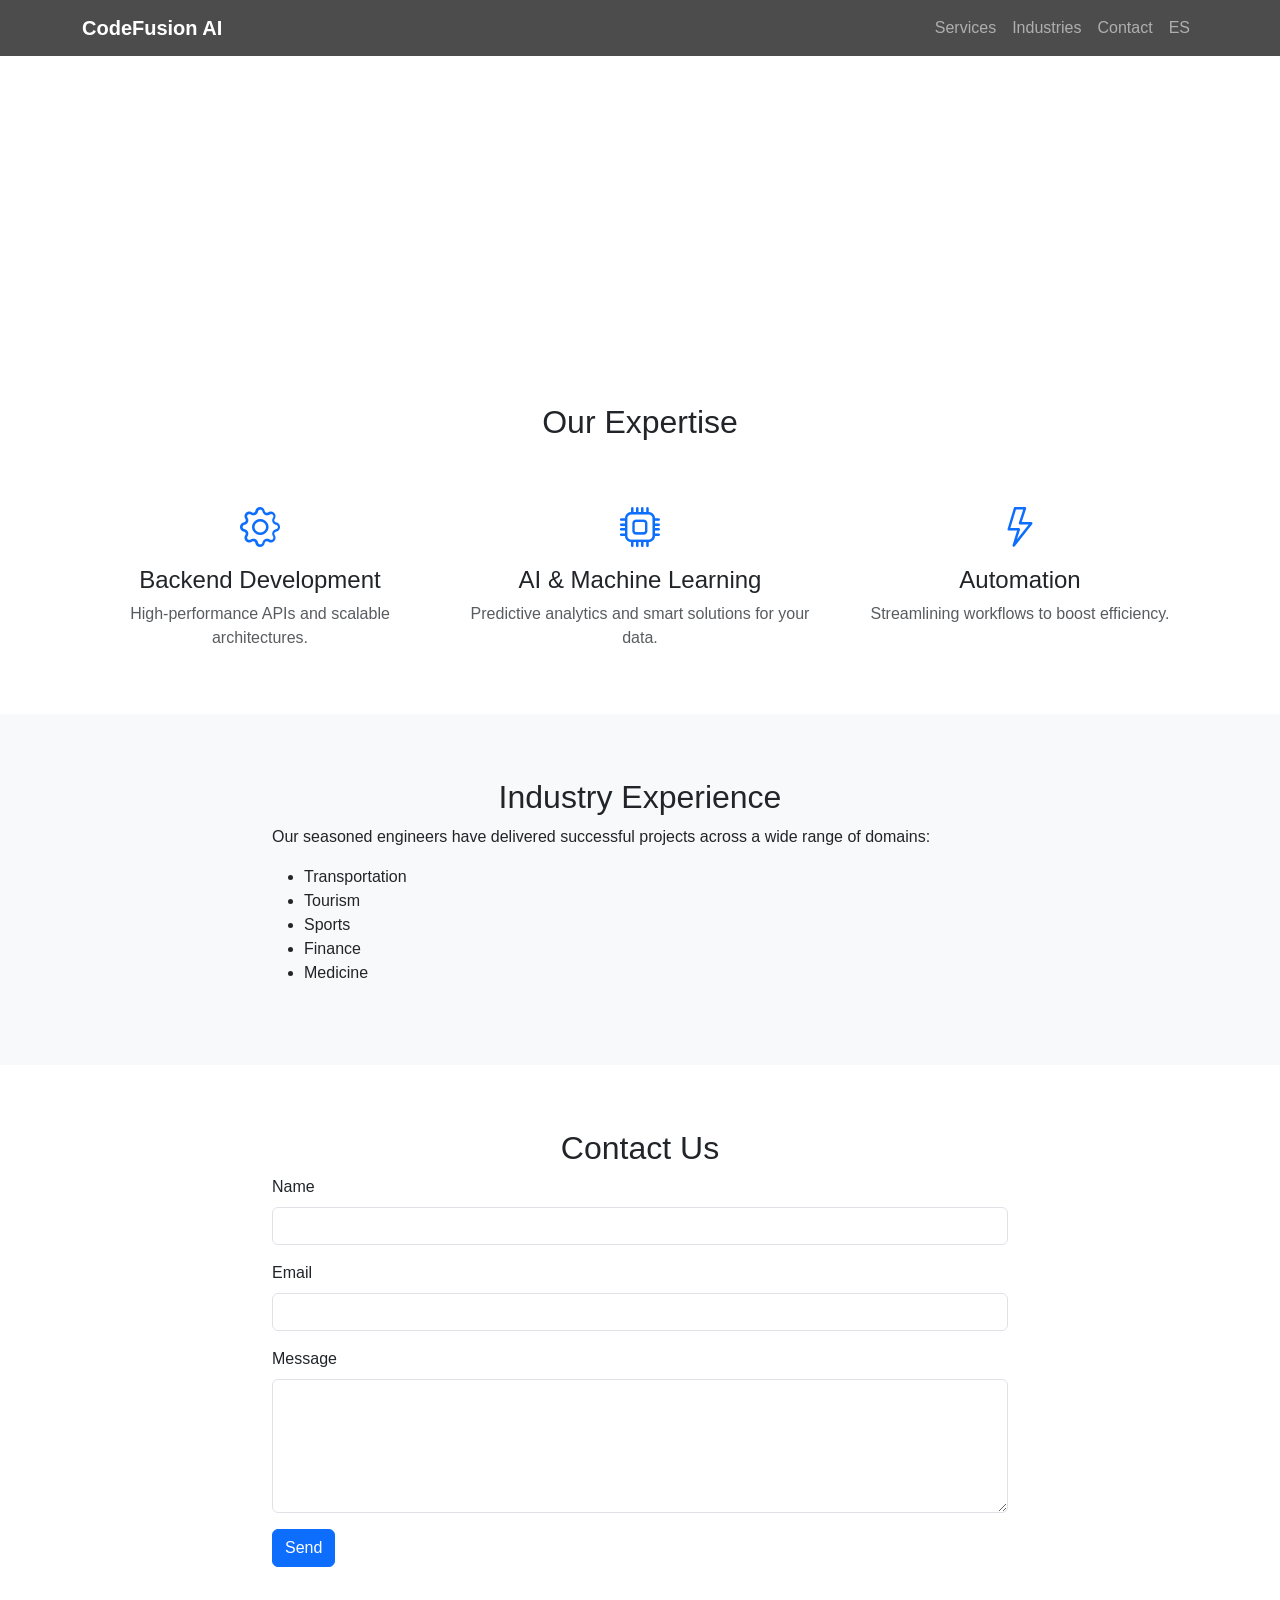
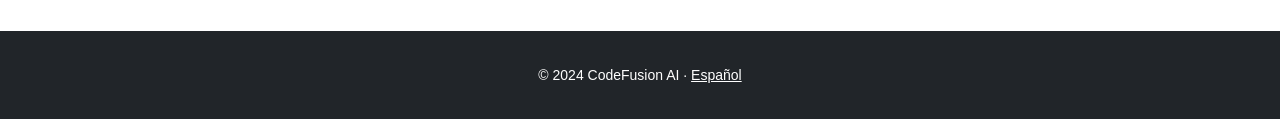
<file: index.html>
<!DOCTYPE html>
<html lang="en">
<head>
  <meta charset="utf-8" />
  <meta name="viewport" content="width=device-width, initial-scale=1" />
  <meta name="description" content="CodeFusion AI delivers backend development, AI, machine learning and automation solutions with experience in transportation, tourism, sports, finance and medicine." />
  <meta name="keywords" content="backend development, AI, machine learning, automation, software" />
  <meta name="author" content="CodeFusion AI" />
  <title>CodeFusion AI - Backend & AI Solutions</title>
  <link rel="canonical" href="index.html" />
  <link href="https://cdn.jsdelivr.net/npm/bootstrap@5.3.0/dist/css/bootstrap.min.css" rel="stylesheet" />
  <link rel="stylesheet" href="https://cdn.jsdelivr.net/npm/bootstrap-icons@1.10.5/font/bootstrap-icons.css" />
  <link href="css/styles.css" rel="stylesheet" />
</head>
<body id="page-top">
  <!-- Navigation-->
  <nav class="navbar navbar-expand-lg navbar-dark fixed-top" id="mainNav">
    <div class="container">
      <a class="navbar-brand" href="#page-top">CodeFusion AI</a>
      <button class="navbar-toggler" type="button" data-bs-toggle="collapse" data-bs-target="#navbarResponsive" aria-controls="navbarResponsive" aria-expanded="false" aria-label="Toggle navigation"><span class="navbar-toggler-icon"></span></button>
      <div class="collapse navbar-collapse" id="navbarResponsive">
        <ul class="navbar-nav ms-auto">
          <li class="nav-item"><a class="nav-link" href="#services">Services</a></li>
          <li class="nav-item"><a class="nav-link" href="#industries">Industries</a></li>
          <li class="nav-item"><a class="nav-link" href="#contact">Contact</a></li>
          <li class="nav-item"><a class="nav-link" href="index-es.html">ES</a></li>
        </ul>
      </div>
    </div>
  </nav>
  <!-- Masthead-->
  <header class="masthead text-white text-center">
    <div class="container d-flex align-items-center flex-column">
      <h1 class="masthead-heading mb-0">Robust Backend & AI Solutions</h1>
      <p class="masthead-subheading font-weight-light mb-0">Transforming businesses with intelligent automation</p>
    </div>
  </header>
  <!-- Services Section-->
  <section id="services">
    <div class="container">
      <h2 class="text-center mt-0">Our Expertise</h2>
      <div class="row justify-content-center">
        <div class="col-lg-4 col-md-6 text-center">
          <div class="mt-5">
            <div class="mb-2"><i class="bi-gear fs-1 text-primary"></i></div>
            <h3 class="h4 mb-2">Backend Development</h3>
            <p class="text-muted mb-0">High-performance APIs and scalable architectures.</p>
          </div>
        </div>
        <div class="col-lg-4 col-md-6 text-center">
          <div class="mt-5">
            <div class="mb-2"><i class="bi-cpu fs-1 text-primary"></i></div>
            <h3 class="h4 mb-2">AI & Machine Learning</h3>
            <p class="text-muted mb-0">Predictive analytics and smart solutions for your data.</p>
          </div>
        </div>
        <div class="col-lg-4 col-md-6 text-center">
          <div class="mt-5">
            <div class="mb-2"><i class="bi-lightning fs-1 text-primary"></i></div>
            <h3 class="h4 mb-2">Automation</h3>
            <p class="text-muted mb-0">Streamlining workflows to boost efficiency.</p>
          </div>
        </div>
      </div>
    </div>
  </section>
  <!-- Industries Section-->
  <section id="industries" class="bg-light">
    <div class="container">
      <h2 class="text-center">Industry Experience</h2>
      <div class="row justify-content-center">
        <div class="col-lg-8">
          <p>Our seasoned engineers have delivered successful projects across a wide range of domains:</p>
          <ul>
            <li>Transportation</li>
            <li>Tourism</li>
            <li>Sports</li>
            <li>Finance</li>
            <li>Medicine</li>
          </ul>
        </div>
      </div>
    </div>
  </section>
  <!-- Contact Section-->
  <section id="contact">
    <div class="container">
      <h2 class="text-center mt-0">Contact Us</h2>
      <div class="row justify-content-center">
        <div class="col-lg-8">
          <form action="https://example.com/contact" method="post">
            <div class="mb-3">
              <label for="name" class="form-label">Name</label>
              <input type="text" class="form-control" id="name" name="name" required />
            </div>
            <div class="mb-3">
              <label for="email" class="form-label">Email</label>
              <input type="email" class="form-control" id="email" name="email" required />
            </div>
            <div class="mb-3">
              <label for="message" class="form-label">Message</label>
              <textarea class="form-control" id="message" name="message" rows="5" required></textarea>
            </div>
            <button type="submit" class="btn btn-primary">Send</button>
          </form>
        </div>
      </div>
    </div>
  </section>
  <!-- Footer-->
  <footer class="text-center">
    <div class="container"><small>&copy; 2024 CodeFusion AI &middot; <a href="index-es.html" class="text-white">Español</a></small></div>
  </footer>
  <script src="https://cdn.jsdelivr.net/npm/bootstrap@5.3.0/dist/js/bootstrap.bundle.min.js"></script>
  <script src="js/scripts.js"></script>
</body>
</html>
</file>
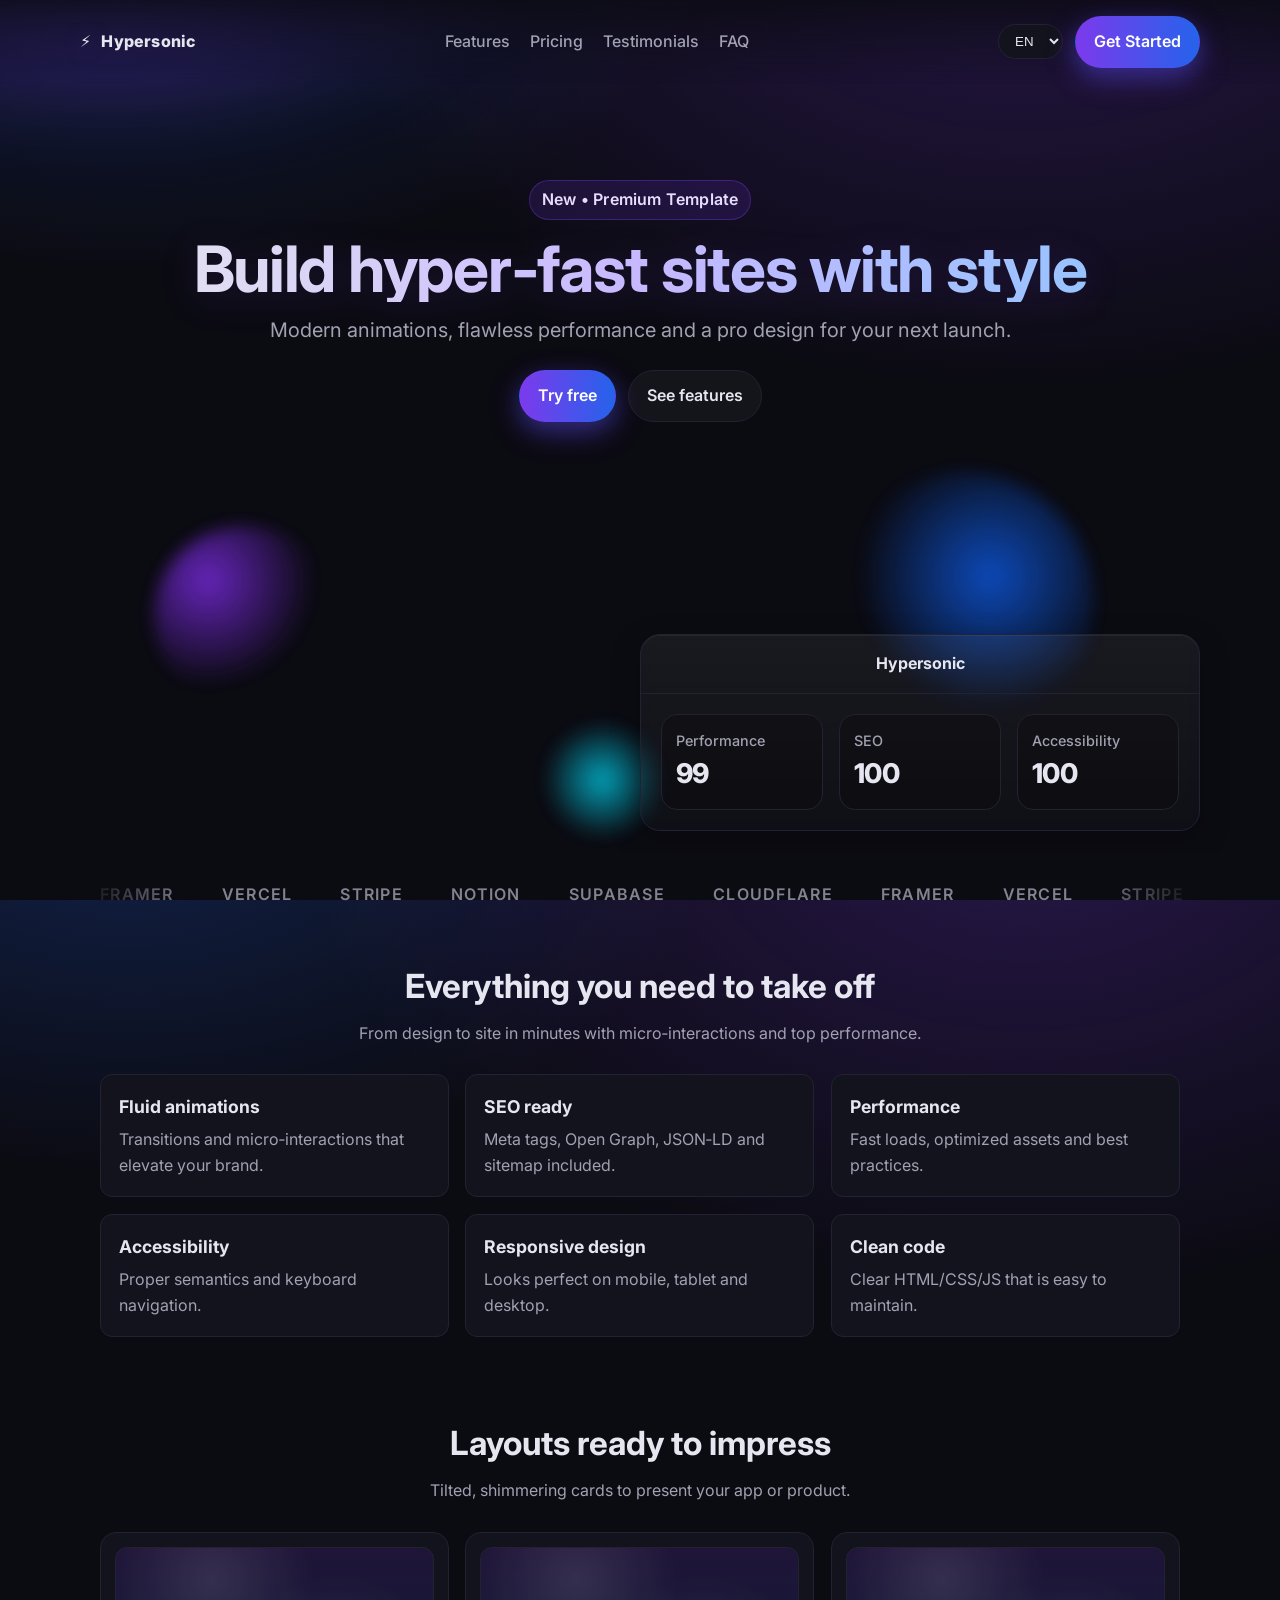
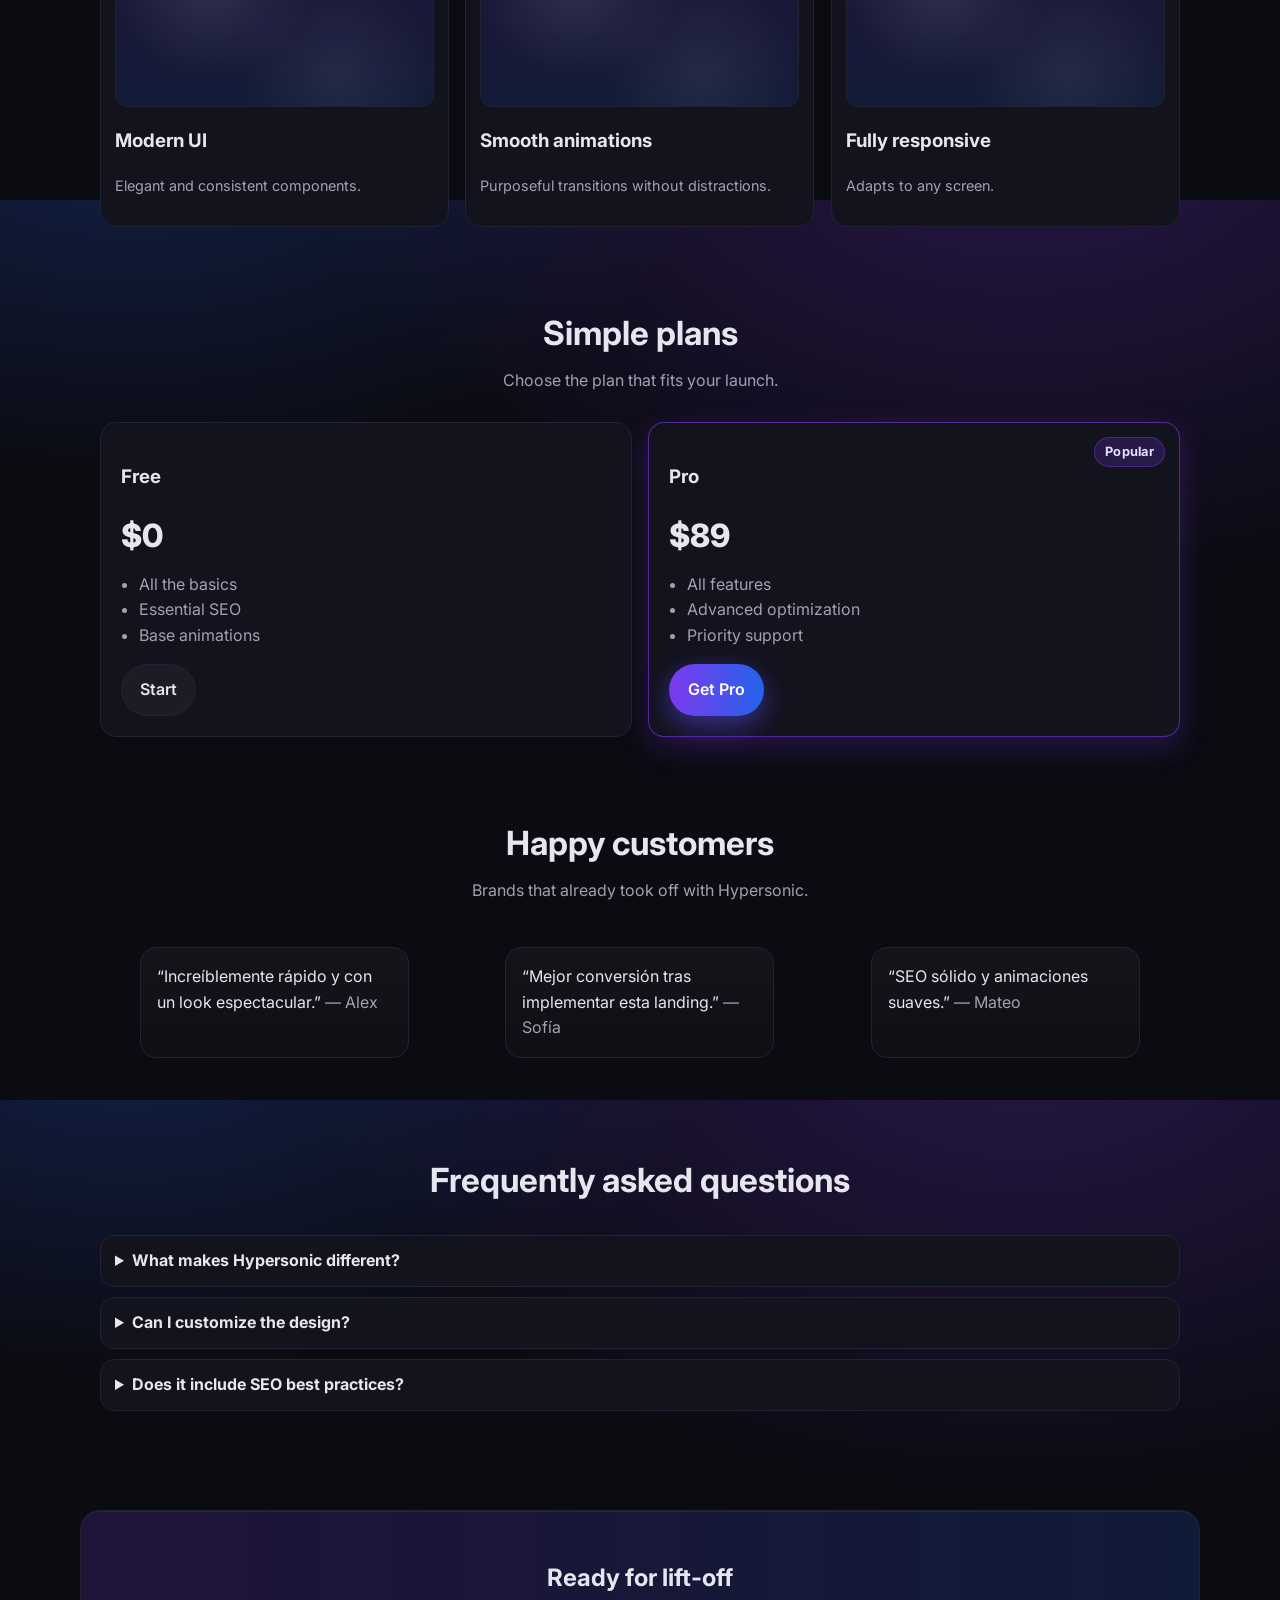
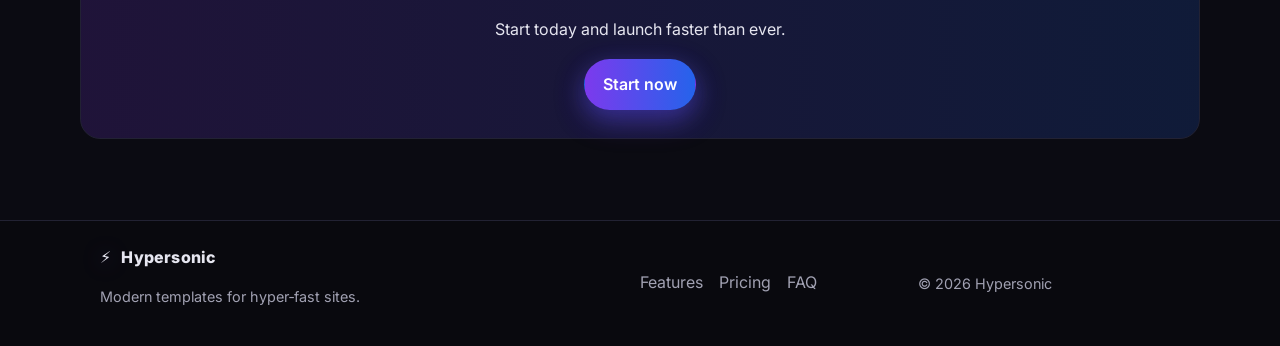
<file: hypersonic/index.html>
<!doctype html>
<html lang="es">
  <head>
    <meta charset="utf-8" />
    <meta http-equiv="X-UA-Compatible" content="IE=edge" />
    <meta name="viewport" content="width=device-width, initial-scale=1" />

    <title data-i18n="meta.title">Hypersonic — Sitios ultrarrápidos con estilo</title>
    <meta name="description" data-i18n="meta.description" content="Crea y lanza sitios hiperrápidos con animaciones modernas y una experiencia impecable." />

    <link rel="canonical" href="/" />
    <link rel="alternate" href="/?lang=en" hreflang="en" />
    <link rel="alternate" href="/?lang=es" hreflang="es" />

    <meta property="og:type" content="website" />
    <meta property="og:url" content="/" />
    <meta property="og:title" data-i18n="meta.og_title" content="Hypersonic — Build hyper‑fast sites" />
    <meta property="og:description" data-i18n="meta.og_description" content="Build and launch hyper‑fast sites with modern animations and a flawless experience." />
    <meta property="og:image" content="https://via.placeholder.com/1200x630.png?text=Hypersonic" />

    <meta name="twitter:card" content="summary_large_image" />
    <meta name="twitter:title" data-i18n="meta.twitter_title" content="Hypersonic — Build hyper‑fast sites" />
    <meta name="twitter:description" data-i18n="meta.twitter_description" content="Build and launch hyper‑fast sites with modern animations and a flawless experience." />
    <meta name="twitter:image" content="https://via.placeholder.com/1200x630.png?text=Hypersonic" />

    <link rel="icon" href="data:image/svg+xml,%3Csvg xmlns='http://www.w3.org/2000/svg' viewBox='0 0 120 120'%3E%3Cdefs%3E%3ClinearGradient id='g' x1='0' x2='1' y1='0' y2='1'%3E%3Cstop stop-color='%23A855F7'/%3E%3Cstop offset='1' stop-color='%233B82F6'/%3E%3C/linearGradient%3E%3C/defs%3E%3Ccircle cx='60' cy='60' r='56' fill='url(%23g)'/%3E%3Cpath fill='white' d='M30 64l22-8 18-20 20-6-18 22-8 20z'/%3E%3C/svg%3E" />

    <link rel="preconnect" href="https://fonts.googleapis.com" />
    <link rel="preconnect" href="https://fonts.gstatic.com" crossorigin />
    <link href="https://fonts.googleapis.com/css2?family=Inter:wght@400;500;600;700;800&display=swap" rel="stylesheet">

    <link rel="stylesheet" href="/hypersonic/styles.css" />

    <script type="application/ld+json" id="ld-json-website">
      {
        "@context": "https://schema.org",
        "@type": "WebSite",
        "name": "Hypersonic",
        "url": "/",
        "potentialAction": {
          "@type": "SearchAction",
          "target": "/?q={search_term_string}",
          "query-input": "required name=search_term_string"
        }
      }
    </script>
    <script type="application/ld+json" id="ld-json-org">
      {
        "@context": "https://schema.org",
        "@type": "Organization",
        "name": "Hypersonic",
        "url": "/",
        "logo": "https://via.placeholder.com/512.png?text=Hypersonic",
        "sameAs": [
          "https://twitter.com/",
          "https://www.linkedin.com/"
        ]
      }
    </script>
  </head>
  <body>
    <noscript>Para la mejor experiencia, habilita JavaScript. For the best experience, enable JavaScript.</noscript>

    <div class="noise-bg" aria-hidden="true"></div>
    <div class="gradient-bg" aria-hidden="true"></div>

    <header class="site-header">
      <div class="container header-inner">
        <a href="#" class="logo" aria-label="Hypersonic home">
          <span class="logo-mark" aria-hidden="true">⚡️</span>
          <span class="logo-type">Hypersonic</span>
        </a>
        <nav class="nav" aria-label="Primary">
          <a href="#features" data-i18n="nav.features">Características</a>
          <a href="#pricing" data-i18n="nav.pricing">Precios</a>
          <a href="#testimonials" data-i18n="nav.testimonials">Testimonios</a>
          <a href="#faq" data-i18n="nav.faq">FAQ</a>
        </nav>
        <div class="header-cta">
          <select id="lang-select" aria-label="Language selector">
            <option value="es" selected>ES</option>
            <option value="en">EN</option>
          </select>
          <a class="btn btn-primary" href="#cta" data-i18n="nav.cta">Empezar</a>
        </div>
      </div>
    </header>

    <main>
      <section class="hero" id="home">
        <div class="container hero-inner">
          <div class="hero-badge reveal" data-i18n="hero.badge">Nuevo • Plantilla premium</div>
          <h1 class="hero-title gradient-text reveal" data-i18n="hero.title">Construye sitios hiperrápidos con estilo</h1>
          <p class="hero-subtitle reveal" data-i18n="hero.subtitle">Animaciones modernas, rendimiento impecable y diseño profesional para tu próximo lanzamiento.</p>
          <div class="hero-actions reveal">
            <a class="btn btn-primary" href="#pricing" data-i18n="hero.primary_cta">Probar gratis</a>
            <a class="btn btn-ghost" href="#features" data-i18n="hero.secondary_cta">Ver características</a>
          </div>
          <div class="hero-art" aria-hidden="true">
            <div class="orb orb-a"></div>
            <div class="orb orb-b"></div>
            <div class="orb orb-c"></div>
            <div class="hero-card tilt reveal">
              <div class="card-header">Hypersonic</div>
              <div class="card-body">
                <div class="metric">
                  <span class="metric-label" data-i18n="hero.metric_1_label">Velocidad</span>
                  <span class="metric-value">99</span>
                </div>
                <div class="metric">
                  <span class="metric-label" data-i18n="hero.metric_2_label">SEO</span>
                  <span class="metric-value">100</span>
                </div>
                <div class="metric">
                  <span class="metric-label" data-i18n="hero.metric_3_label">Accesibilidad</span>
                  <span class="metric-value">100</span>
                </div>
              </div>
            </div>
          </div>
        </div>
      </section>

      <section class="logos" aria-label="Trusted by">
        <div class="container marquee reveal">
          <div class="marquee-track">
            <span>Framer</span><span>Vercel</span><span>Stripe</span><span>Notion</span><span>Supabase</span><span>Cloudflare</span>
            <span>Framer</span><span>Vercel</span><span>Stripe</span><span>Notion</span><span>Supabase</span><span>Cloudflare</span>
          </div>
        </div>
      </section>

      <section class="features" id="features">
        <div class="container">
          <header class="section-header reveal">
            <h2 data-i18n="features.title">Todo lo que necesitas para despegar</h2>
            <p data-i18n="features.subtitle">De diseño a sitio en minutos, con micro‑interacciones y rendimiento top.</p>
          </header>
          <div class="features-grid">
            <article class="feature-card reveal">
              <h3 data-i18n="features.items.0.title">Animaciones fluidas</h3>
              <p data-i18n="features.items.0.desc">Transiciones y micro‑interacciones que elevan tu marca.</p>
            </article>
            <article class="feature-card reveal">
              <h3 data-i18n="features.items.1.title">SEO listo</h3>
              <p data-i18n="features.items.1.desc">Meta etiquetas, Open Graph, JSON‑LD y sitemap incluidos.</p>
            </article>
            <article class="feature-card reveal">
              <h3 data-i18n="features.items.2.title">Rendimiento</h3>
              <p data-i18n="features.items.2.desc">Cargas rápidas, assets optimizados y buenas prácticas.</p>
            </article>
            <article class="feature-card reveal">
              <h3 data-i18n="features.items.3.title">Accesibilidad</h3>
              <p data-i18n="features.items.3.desc">Semántica correcta y navegación con teclado.</p>
            </article>
            <article class="feature-card reveal">
              <h3 data-i18n="features.items.4.title">Diseño responsive</h3>
              <p data-i18n="features.items.4.desc">Se adapta perfecto a móvil, tablet y escritorio.</p>
            </article>
            <article class="feature-card reveal">
              <h3 data-i18n="features.items.5.title">Código limpio</h3>
              <p data-i18n="features.items.5.desc">HTML/CSS/JS claros y fáciles de mantener.</p>
            </article>
          </div>
        </div>
      </section>

      <section class="showcase" id="showcase">
        <div class="container">
          <header class="section-header reveal">
            <h2 data-i18n="showcase.title">Diseños listos para impresionar</h2>
            <p data-i18n="showcase.subtitle">Tarjetas con efecto tilt y brillo para presentar tu app o producto.</p>
          </header>
          <div class="showcase-grid">
            <article class="showcase-card tilt shimmer reveal">
              <div class="shot" role="img" aria-label="Captura 1"></div>
              <h3 data-i18n="showcase.card1.title">UI Moderna</h3>
              <p class="small" data-i18n="showcase.card1.desc">Componentes elegantes y consistentes.</p>
            </article>
            <article class="showcase-card tilt shimmer reveal">
              <div class="shot" role="img" aria-label="Captura 2"></div>
              <h3 data-i18n="showcase.card2.title">Animaciones suaves</h3>
              <p class="small" data-i18n="showcase.card2.desc">Transiciones con intención y sin distracciones.</p>
            </article>
            <article class="showcase-card tilt shimmer reveal">
              <div class="shot" role="img" aria-label="Captura 3"></div>
              <h3 data-i18n="showcase.card3.title">Responsive total</h3>
              <p class="small" data-i18n="showcase.card3.desc">Se adapta a todas las pantallas.</p>
            </article>
          </div>
        </div>
      </section>

      <section class="pricing" id="pricing">
        <div class="container">
          <header class="section-header reveal">
            <h2 data-i18n="pricing.title">Planes sencillos</h2>
            <p data-i18n="pricing.subtitle">Elige el plan que se ajusta a tu lanzamiento.</p>
          </header>
          <div class="pricing-grid">
            <article class="price-card reveal">
              <h3 data-i18n="pricing.free.title">Gratis</h3>
              <p class="price" data-i18n="pricing.free.price">$0</p>
              <ul>
                <li data-i18n="pricing.free.items.0">Todo lo básico</li>
                <li data-i18n="pricing.free.items.1">SEO esencial</li>
                <li data-i18n="pricing.free.items.2">Animaciones base</li>
              </ul>
              <a href="#cta" class="btn btn-ghost" data-i18n="pricing.free.cta">Empezar</a>
            </article>
            <article class="price-card popular reveal">
              <div class="pill" data-i18n="pricing.pro.badge">Popular</div>
              <h3 data-i18n="pricing.pro.title">Pro</h3>
              <p class="price" data-i18n="pricing.pro.price">$89</p>
              <ul>
                <li data-i18n="pricing.pro.items.0">Todas las características</li>
                <li data-i18n="pricing.pro.items.1">Optimización avanzada</li>
                <li data-i18n="pricing.pro.items.2">Soporte prioritario</li>
              </ul>
              <a href="#cta" class="btn btn-primary" data-i18n="pricing.pro.cta">Obtener Pro</a>
            </article>
          </div>
        </div>
      </section>

      <section class="testimonials" id="testimonials">
        <div class="container">
          <header class="section-header reveal">
            <h2 data-i18n="testimonials.title">Clientes felices</h2>
            <p data-i18n="testimonials.subtitle">Marcas que ya despegaron con Hypersonic.</p>
          </header>
          <div class="quotes">
            <blockquote class="quote reveal">“Increíblemente rápido y con un look espectacular.” <cite>— Alex</cite></blockquote>
            <blockquote class="quote reveal">“Mejor conversión tras implementar esta landing.” <cite>— Sofía</cite></blockquote>
            <blockquote class="quote reveal">“SEO sólido y animaciones suaves.” <cite>— Mateo</cite></blockquote>
          </div>
        </div>
      </section>

      <section class="faq" id="faq">
        <div class="container">
          <header class="section-header reveal">
            <h2 data-i18n="faq.title">Preguntas frecuentes</h2>
          </header>
          <div class="accordion">
            <details class="reveal">
              <summary data-i18n="faq.q1.q">¿Qué hace a Hypersonic diferente?</summary>
              <p data-i18n="faq.q1.a">Rendimiento, diseño y SEO integrados desde el inicio.</p>
            </details>
            <details class="reveal">
              <summary data-i18n="faq.q2.q">¿Puedo personalizar el diseño?</summary>
              <p data-i18n="faq.q2.a">Sí, el código es claro y fácil de adaptar.</p>
            </details>
            <details class="reveal">
              <summary data-i18n="faq.q3.q">¿Incluye buenas prácticas SEO?</summary>
              <p data-i18n="faq.q3.a">Incluye meta, Open Graph, Twitter, JSON‑LD, sitemap y robots.</p>
            </details>
          </div>
        </div>
      </section>

      <section class="cta" id="cta">
        <div class="container reveal">
          <h2 data-i18n="cta.title">Listo para despegar</h2>
          <p data-i18n="cta.subtitle">Empieza hoy y lanza más rápido que nunca.</p>
          <a class="btn btn-primary" href="#" data-i18n="cta.cta">Comenzar ahora</a>
        </div>
      </section>
    </main>

    <footer class="site-footer">
      <div class="container footer-inner">
        <div class="footer-brand">
          <div class="logo"><span class="logo-mark">⚡️</span><span class="logo-type">Hypersonic</span></div>
          <p class="small" data-i18n="footer.tagline">Plantillas modernas para sitios hiperrápidos.</p>
        </div>
        <nav class="footer-nav">
          <a href="#features" data-i18n="nav.features">Características</a>
          <a href="#pricing" data-i18n="nav.pricing">Precios</a>
          <a href="#faq" data-i18n="nav.faq">FAQ</a>
        </nav>
        <div class="footer-note small">© <span id="year"></span> Hypersonic</div>
      </div>
    </footer>

    <script src="/hypersonic/app.js" defer></script>
  </body>
</html>
</file>
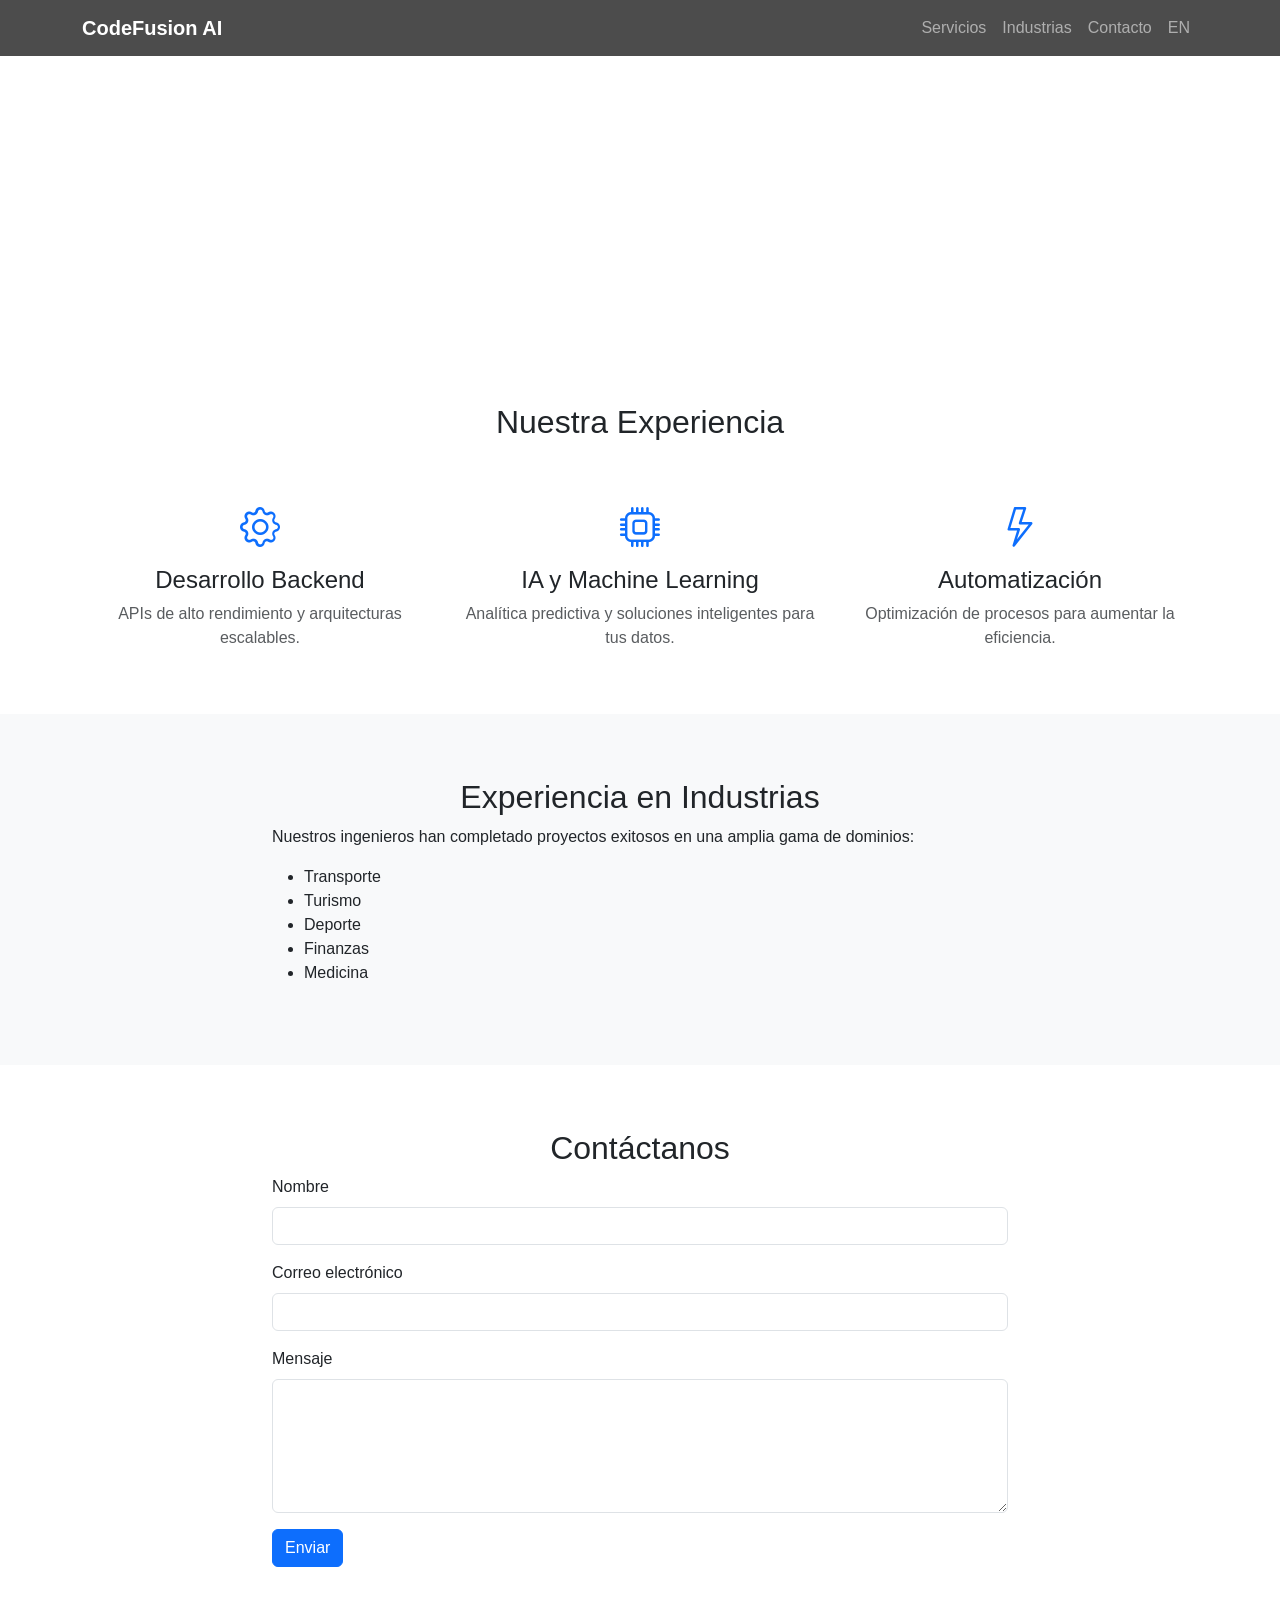
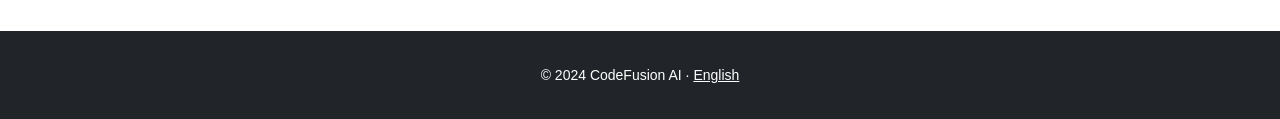
<file: index-es.html>
<!DOCTYPE html>
<html lang="es">
<head>
  <meta charset="utf-8" />
  <meta name="viewport" content="width=device-width, initial-scale=1" />
  <meta name="description" content="CodeFusion AI ofrece desarrollo backend, soluciones de inteligencia artificial, aprendizaje automático y automatización con experiencia en transporte, turismo, deporte, finanzas y medicina." />
  <meta name="keywords" content="desarrollo backend, inteligencia artificial, machine learning, automatización, software" />
  <meta name="author" content="CodeFusion AI" />
  <title>CodeFusion AI - Desarrollo Backend y Soluciones de IA</title>
  <link rel="canonical" href="index-es.html" />
  <link href="https://cdn.jsdelivr.net/npm/bootstrap@5.3.0/dist/css/bootstrap.min.css" rel="stylesheet" />
  <link rel="stylesheet" href="https://cdn.jsdelivr.net/npm/bootstrap-icons@1.10.5/font/bootstrap-icons.css" />
  <link href="css/styles.css" rel="stylesheet" />
</head>
<body id="page-top">
  <!-- Navigation-->
  <nav class="navbar navbar-expand-lg navbar-dark fixed-top" id="mainNav">
    <div class="container">
      <a class="navbar-brand" href="#page-top">CodeFusion AI</a>
      <button class="navbar-toggler" type="button" data-bs-toggle="collapse" data-bs-target="#navbarResponsive" aria-controls="navbarResponsive" aria-expanded="false" aria-label="Toggle navigation"><span class="navbar-toggler-icon"></span></button>
      <div class="collapse navbar-collapse" id="navbarResponsive">
        <ul class="navbar-nav ms-auto">
          <li class="nav-item"><a class="nav-link" href="#services">Servicios</a></li>
          <li class="nav-item"><a class="nav-link" href="#industries">Industrias</a></li>
          <li class="nav-item"><a class="nav-link" href="#contact">Contacto</a></li>
          <li class="nav-item"><a class="nav-link" href="index.html">EN</a></li>
        </ul>
      </div>
    </div>
  </nav>
  <!-- Masthead-->
  <header class="masthead text-white text-center">
    <div class="container d-flex align-items-center flex-column">
      <h1 class="masthead-heading mb-0">Soluciones Robustas de Backend e IA</h1>
      <p class="masthead-subheading font-weight-light mb-0">Transformando negocios con automatización inteligente</p>
    </div>
  </header>
  <!-- Services Section-->
  <section id="services">
    <div class="container">
      <h2 class="text-center mt-0">Nuestra Experiencia</h2>
      <div class="row justify-content-center">
        <div class="col-lg-4 col-md-6 text-center">
          <div class="mt-5">
            <div class="mb-2"><i class="bi-gear fs-1 text-primary"></i></div>
            <h3 class="h4 mb-2">Desarrollo Backend</h3>
            <p class="text-muted mb-0">APIs de alto rendimiento y arquitecturas escalables.</p>
          </div>
        </div>
        <div class="col-lg-4 col-md-6 text-center">
          <div class="mt-5">
            <div class="mb-2"><i class="bi-cpu fs-1 text-primary"></i></div>
            <h3 class="h4 mb-2">IA y Machine Learning</h3>
            <p class="text-muted mb-0">Analítica predictiva y soluciones inteligentes para tus datos.</p>
          </div>
        </div>
        <div class="col-lg-4 col-md-6 text-center">
          <div class="mt-5">
            <div class="mb-2"><i class="bi-lightning fs-1 text-primary"></i></div>
            <h3 class="h4 mb-2">Automatización</h3>
            <p class="text-muted mb-0">Optimización de procesos para aumentar la eficiencia.</p>
          </div>
        </div>
      </div>
    </div>
  </section>
  <!-- Industries Section-->
  <section id="industries" class="bg-light">
    <div class="container">
      <h2 class="text-center">Experiencia en Industrias</h2>
      <div class="row justify-content-center">
        <div class="col-lg-8">
          <p>Nuestros ingenieros han completado proyectos exitosos en una amplia gama de dominios:</p>
          <ul>
            <li>Transporte</li>
            <li>Turismo</li>
            <li>Deporte</li>
            <li>Finanzas</li>
            <li>Medicina</li>
          </ul>
        </div>
      </div>
    </div>
  </section>
  <!-- Contact Section-->
  <section id="contact">
    <div class="container">
      <h2 class="text-center mt-0">Contáctanos</h2>
      <div class="row justify-content-center">
        <div class="col-lg-8">
          <form action="https://example.com/contact" method="post">
            <div class="mb-3">
              <label for="name" class="form-label">Nombre</label>
              <input type="text" class="form-control" id="name" name="name" required />
            </div>
            <div class="mb-3">
              <label for="email" class="form-label">Correo electrónico</label>
              <input type="email" class="form-control" id="email" name="email" required />
            </div>
            <div class="mb-3">
              <label for="message" class="form-label">Mensaje</label>
              <textarea class="form-control" id="message" name="message" rows="5" required></textarea>
            </div>
            <button type="submit" class="btn btn-primary">Enviar</button>
          </form>
        </div>
      </div>
    </div>
  </section>
  <!-- Footer-->
  <footer class="text-center">
    <div class="container"><small>&copy; 2024 CodeFusion AI &middot; <a href="index.html" class="text-white">English</a></small></div>
  </footer>
  <script src="https://cdn.jsdelivr.net/npm/bootstrap@5.3.0/dist/js/bootstrap.bundle.min.js"></script>
  <script src="js/scripts.js"></script>
</body>
</html>
</file>
<file: hypersonic/styles.css>
:root {
  --bg: #0b0b12;
  --bg-elev: #11111a;
  --text: #e6e6f0;
  --muted: #a1a1b2;
  --primary: #7c3aed;
  --primary-2: #2563eb;
  --accent: #22d3ee;
  --card: #13131d;
  --border: #222233;
  --radius: 12px;
  --container: 1120px;
}

* { box-sizing: border-box; }
html, body { height: 100%; }
body {
  margin: 0;
  font-family: "Inter", ui-sans-serif, system-ui, -apple-system, Segoe UI, Roboto, Arial, "Apple Color Emoji", "Segoe UI Emoji";
  color: var(--text);
  background: radial-gradient(1200px 800px at 80% -10%, rgba(124,58,237,0.25), transparent 60%),
              radial-gradient(1000px 600px at 10% -10%, rgba(37,99,235,0.25), transparent 60%),
              var(--bg);
  line-height: 1.6;
  -webkit-font-smoothing: antialiased;
  text-rendering: optimizeLegibility;
}

.container {
  width: 100%;
  max-width: var(--container);
  margin: 0 auto;
  padding: 0 20px;
}
.small { color: var(--muted); font-size: 0.9rem; }

.noise-bg::before {
  content: "";
  position: fixed; inset: 0;
  background-image: url("data:image/svg+xml,%3Csvg xmlns='http://www.w3.org/2000/svg' width='140' height='140' viewBox='0 0 140 140'%3E%3Cfilter id='n'%3E%3CfeTurbulence type='fractalNoise' baseFrequency='0.8' numOctaves='2' stitchTiles='stitch'/%3E%3CfeColorMatrix type='saturate' values='0'/%3E%3CfeComponentTransfer%3E%3CfeFuncA type='linear' slope='0.03'/%3E%3C/feComponentTransfer%3E%3C/filter%3E%3Crect width='100%25' height='100%25' filter='url(%23n)'/%3E%3C/svg%3E");
  opacity: 0.35; pointer-events: none; mix-blend-mode: soft-light;
}
.gradient-bg::before {
  content: "";
  position: fixed; inset: -20% -20% -10% -20%;
  background: radial-gradient(40% 30% at 20% 10%, rgba(124,58,237,0.4), transparent 60%),
              radial-gradient(30% 25% at 80% 0%, rgba(37,99,235,0.35), transparent 60%),
              radial-gradient(50% 40% at 50% -10%, rgba(34,211,238,0.25), transparent 60%);
  filter: blur(30px) saturate(120%);
  animation: floatSlow 20s ease-in-out infinite;
  pointer-events: none;
}

.site-header {
  position: sticky; top: 0; z-index: 50;
  background: linear-gradient(to bottom, rgba(11,11,18,0.8), rgba(11,11,18,0.3) 60%, transparent);
  backdrop-filter: blur(10px);
}
.header-inner {
  display: flex; align-items: center; justify-content: space-between;
  padding: 16px 0;
}
.logo { display: inline-flex; align-items: center; gap: 10px; color: var(--text); text-decoration: none; font-weight: 700; letter-spacing: 0.2px; }
.logo-mark { filter: drop-shadow(0 2px 10px rgba(124,58,237,0.6)); }
.logo-type { font-weight: 800; }

.nav { display: none; gap: 20px; }
.nav a { color: var(--muted); text-decoration: none; font-weight: 500; }
.nav a:hover { color: var(--text); }

.header-cta { display: flex; align-items: center; gap: 12px; }
#lang-select { background: var(--card); color: var(--text); border: 1px solid var(--border); border-radius: 999px; padding: 8px 12px; }

.btn { display: inline-flex; align-items: center; justify-content: center; gap: 8px; border-radius: 999px; padding: 12px 18px; text-decoration: none; font-weight: 600; border: 1px solid transparent; transition: transform .15s ease, box-shadow .2s ease, background .2s ease, color .2s ease; }
.btn-primary { background: linear-gradient(90deg, var(--primary), var(--primary-2)); color: white; box-shadow: 0 10px 30px rgba(124,58,237,.35), 0 8px 22px rgba(37,99,235,.25); }
.btn-primary:hover { transform: translateY(-2px); box-shadow: 0 14px 40px rgba(124,58,237,.45), 0 12px 28px rgba(37,99,235,.35); }
.btn-ghost { background: rgba(255,255,255,0.04); color: var(--text); border-color: var(--border); }
.btn-ghost:hover { background: rgba(255,255,255,0.07); }

.hero { padding: 96px 0 40px; position: relative; overflow: hidden; }
.hero-inner { position: relative; z-index: 1; text-align: center; }
.hero-badge { display: inline-block; padding: 6px 12px; border-radius: 999px; background: rgba(124,58,237,.15); color: #e9ddff; border: 1px solid rgba(124,58,237,.35); font-weight: 600; letter-spacing: .2px; }
.hero-title { font-size: clamp(2rem, 5vw, 4rem); letter-spacing: -0.02em; margin: 16px 0 12px; line-height: 1.05; }
.hero-subtitle { color: var(--muted); font-size: clamp(1rem, 2.2vw, 1.25rem); max-width: 760px; margin: 0 auto 24px; }
.hero-actions { display: flex; gap: 12px; justify-content: center; }

.hero-art { position: relative; height: 360px; margin-top: 32px; }
.orb { position: absolute; border-radius: 50%; filter: blur(8px) saturate(140%); opacity: .7; animation: float 10s ease-in-out infinite; }
.orb-a { width: 180px; height: 180px; left: 5%; top: 20%; background: radial-gradient(circle at 30% 30%, #7c3aed, transparent 60%); animation-delay: 0s; }
.orb-b { width: 260px; height: 260px; right: 8%; top: 5%; background: radial-gradient(circle at 60% 40%, #2563eb, transparent 60%); animation-delay: .6s; }
.orb-c { width: 140px; height: 140px; left: 40%; bottom: -10%; background: radial-gradient(circle at 50% 50%, #22d3ee, transparent 60%); animation-delay: 1.2s; }

.hero-card { position: absolute; inset: 50% auto auto 50%; transform: translate(-50%, -40%); width: min(560px, 92%); background: linear-gradient(180deg, rgba(255,255,255,0.06), rgba(255,255,255,0.02)); border: 1px solid var(--border); border-radius: 20px; box-shadow: 0 10px 30px rgba(0,0,0,.25), inset 0 1px 0 rgba(255,255,255,.06); backdrop-filter: blur(6px); }
.hero-card .card-header { padding: 16px 20px; border-bottom: 1px solid var(--border); font-weight: 700; }
.hero-card .card-body { padding: 20px; display: grid; grid-template-columns: repeat(3, 1fr); gap: 16px; }
.metric { background: rgba(0,0,0,.24); border: 1px solid var(--border); border-radius: 16px; padding: 14px; text-align: left; }
.metric-label { display: block; color: var(--muted); font-weight: 500; font-size: .9rem; }
.metric-value { font-size: 1.7rem; font-weight: 800; letter-spacing: -0.02em; }

.logos { padding: 28px 0 12px; }
.marquee { overflow: hidden; mask-image: linear-gradient(90deg, transparent, black 10%, black 90%, transparent); }
.marquee-track { display: inline-flex; gap: 48px; white-space: nowrap; animation: marquee 22s linear infinite; opacity: .8; color: var(--muted); font-weight: 600; }
.marquee-track span { display: inline-block; letter-spacing: 0.08em; text-transform: uppercase; }

.section-header { text-align: center; margin-bottom: 28px; }
.section-header h2 { font-size: clamp(1.6rem, 2.6vw, 2.2rem); margin: 0 0 8px; }
.section-header p { color: var(--muted); margin: 0; }

.features { padding: 40px 0; }
.features-grid { display: grid; grid-template-columns: repeat(3, 1fr); gap: 16px; }
.feature-card { background: var(--card); border: 1px solid var(--border); border-radius: var(--radius); padding: 18px; transition: transform .2s ease, box-shadow .2s ease; }
.feature-card:hover { transform: translateY(-4px); box-shadow: 0 12px 30px rgba(0,0,0,.3); }
.feature-card h3 { margin: 0 0 6px; font-size: 1.1rem; }
.feature-card p { margin: 0; color: var(--muted); }

.pricing { padding: 40px 0; }
.pricing-grid { display: grid; grid-template-columns: repeat(2, 1fr); gap: 16px; }
.price-card { background: var(--card); border: 1px solid var(--border); border-radius: 16px; padding: 20px; position: relative; }
.price-card .price { font-size: 2rem; font-weight: 800; margin: 10px 0; }
.price-card ul { margin: 0 0 16px; padding-left: 18px; color: var(--muted); }
.price-card.popular { border-color: rgba(124,58,237,.6); box-shadow: 0 10px 30px rgba(124,58,237,.25); }
.price-card .pill { position: absolute; top: 14px; right: 14px; background: rgba(124,58,237,.2); color: #e9ddff; border: 1px solid rgba(124,58,237,.4); padding: 4px 10px; border-radius: 999px; font-size: .8rem; font-weight: 700; letter-spacing: .02em; }

.testimonials { padding: 40px 0; }
.quotes { display: grid; grid-template-columns: repeat(3, 1fr); gap: 16px; }
.quote { background: linear-gradient(180deg, rgba(255,255,255,0.04), rgba(255,255,255,0.02)); border: 1px solid var(--border); border-radius: 16px; padding: 16px; }
.quote cite { color: var(--muted); font-style: normal; }

.faq { padding: 40px 0; }
.accordion details { background: var(--card); border: 1px solid var(--border); border-radius: 14px; padding: 12px 14px; margin-bottom: 10px; }
.accordion summary { cursor: pointer; font-weight: 700; }

.cta { padding: 50px 0 80px; text-align: center; }
.cta .container { background: linear-gradient(90deg, rgba(124,58,237,.18), rgba(37,99,235,.18)); border: 1px solid var(--border); border-radius: 20px; padding: 28px; box-shadow: inset 0 1px 0 rgba(255,255,255,.06); }

.site-footer { border-top: 1px solid var(--border); padding: 24px 0; background: rgba(0,0,0,.2); }
.footer-inner { display: grid; grid-template-columns: 2fr 1fr 1fr; gap: 16px; align-items: center; }
.footer-nav a { color: var(--muted); margin-right: 12px; text-decoration: none; }
.footer-nav a:hover { color: var(--text); }

/* Reveal on scroll */
.reveal { opacity: 0; transform: translateY(12px) scale(.98); will-change: transform, opacity; }
.reveal.reveal-in { opacity: 1; transform: none; transition: opacity .7s ease, transform .7s cubic-bezier(.2,.8,.2,1); }

/* 3D tilt */
.tilt { transform-style: preserve-3d; perspective: 1000px; }

/* Keyframes */
@keyframes float {
  0%, 100% { transform: translateY(0) translateX(0); }
  50% { transform: translateY(-16px) translateX(6px); }
}
@keyframes floatSlow {
  0%, 100% { transform: translateY(0); }
  50% { transform: translateY(-30px); }
}
@keyframes marquee {
  0% { transform: translateX(0); }
  100% { transform: translateX(-50%); }
}

/* Responsive */
@media (min-width: 900px) {
  .nav { display: flex; }
}
@media (max-width: 899px) {
  .hero-card .card-body { grid-template-columns: 1fr; }
  .features-grid { grid-template-columns: 1fr; }
  .pricing-grid { grid-template-columns: 1fr; }
  .quotes { grid-template-columns: 1fr; }
  .footer-inner { grid-template-columns: 1fr; text-align: center; }
}

.hero-title.gradient-text { background: linear-gradient(90deg, var(--text), #c7b8ff, #8ec5ff); -webkit-background-clip: text; background-clip: text; color: transparent; filter: drop-shadow(0 6px 18px rgba(124,58,237,.15)); }

.showcase { padding: 40px 0; }
.showcase-grid { display: grid; grid-template-columns: repeat(3, 1fr); gap: 16px; }
.showcase-card { position: relative; background: var(--card); border: 1px solid var(--border); border-radius: 16px; padding: 14px; transition: transform .2s ease, box-shadow .2s ease, border-color .2s ease; }
.showcase-card:hover { transform: translateY(-6px); box-shadow: 0 14px 40px rgba(0,0,0,.35); border-color: rgba(124,58,237,.5); }
.showcase-card .shot { height: 160px; border-radius: 12px; background:
  linear-gradient(180deg, rgba(124,58,237,.15), rgba(37,99,235,.15)),
  radial-gradient(circle at 30% 20%, rgba(255,255,255,.12), transparent 40%),
  radial-gradient(circle at 70% 80%, rgba(255,255,255,.08), transparent 40%),
  #0e0e17;
  border: 1px solid var(--border);
}
.shimmer { overflow: hidden; }
.shimmer::after { content: ""; position: absolute; inset: 0; background: linear-gradient(120deg, transparent 0%, rgba(255,255,255,.1) 20%, transparent 40%); transform: translateX(-100%); transition: transform .8s ease; }
.shimmer:hover::after { transform: translateX(100%); }

@media (max-width: 899px) {
  .showcase-grid { grid-template-columns: 1fr; }
}
</file>
<file: css/styles.css>
/*
 * Custom styles for CodeFusion AI website
 * Based on Creative template by StartBootstrap (MIT License)
 */

body {
  font-family: 'Helvetica Neue', Arial, sans-serif;
}

#mainNav {
  background-color: rgba(0, 0, 0, 0.7);
}

#mainNav .navbar-brand {
  font-weight: 700;
}

header.masthead {
  padding-top: 10rem;
  padding-bottom: calc(10rem - 4.5rem);
  background-image: url('https://images.unsplash.com/photo-1537432376769-00a5e63d5727?auto=format&fit=crop&w=1600&q=80');
  background-position: center;
  background-size: cover;
}

header.masthead h1 {
  font-size: 2.25rem;
}

@media (min-width: 992px) {
  header.masthead h1 {
    font-size: 3.5rem;
  }
}

section {
  padding: 4rem 0;
}

footer {
  padding: 2rem 0;
  background-color: #212529;
  color: #fff;
}

.navbar-shrink {
  padding-top: 0.5rem !important;
  padding-bottom: 0.5rem !important;
}
</file>
